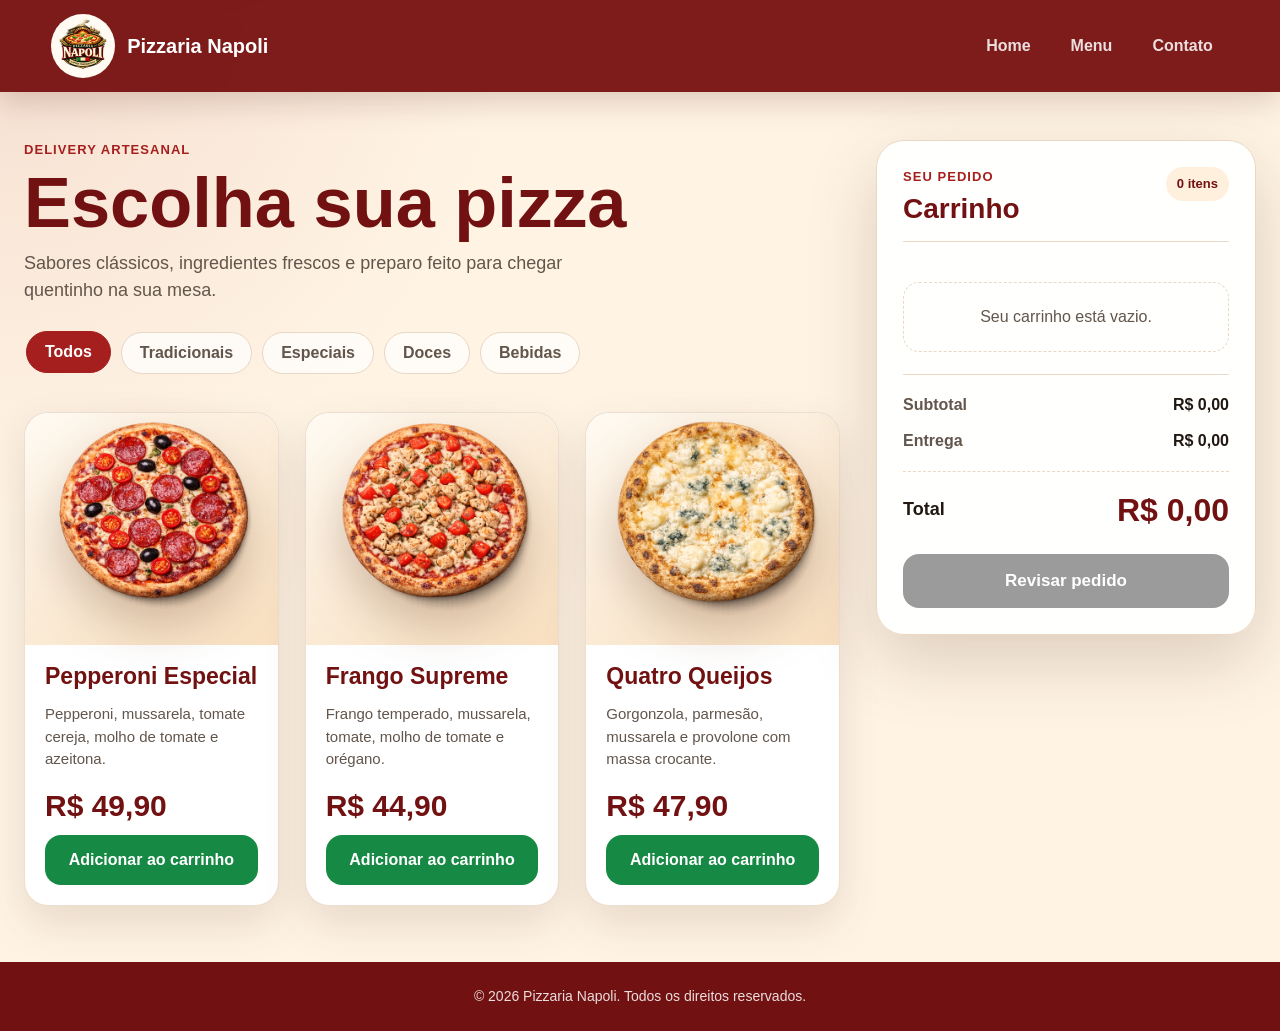
<file: index.html>
<!DOCTYPE html>
<html lang="pt-BR">

<head>
    <meta charset="UTF-8">
    <meta name="viewport" content="width=device-width, initial-scale=1.0">
    <title>Pizzaria Napoli</title>
    <link rel="stylesheet" href="styles.css">
    <script src="js/script.js" defer></script>
</head>

<body>
    <header class="cabecalho-principal">
        <a class="logo" href="index.html" aria-label="Página inicial da Pizzaria Napoli">
            <img src="images/logo.png" alt="Logo da Pizzaria Napoli" width="84" height="84">
            <span>Pizzaria Napoli</span>
        </a>

        <nav class="menu-navegacao" aria-label="Navegação principal">
            <ul>
                <li><a href="index.html">Home</a></li>
                <li><a href="index.html#menu">Menu</a></li>
                <li><a href="contato.html">Contato</a></li>
            </ul>
        </nav>

        <button class="menu-hamburger" type="button" aria-label="Abrir menu">
            <span>&#9776;</span>
        </button>
    </header>

    <main class="conteudo-principal">
        <section class="area-menu" id="menu" aria-labelledby="titulo-menu">
            <div class="cabecalho-menu">
                <p class="etiqueta">Delivery artesanal</p>
                <h1 id="titulo-menu">Escolha sua pizza</h1>
                <p>Sabores clássicos, ingredientes frescos e preparo feito para chegar quentinho na sua mesa.</p>
            </div>

            <div class="barra-categorias" aria-label="Filtrar produtos por categoria">
                <button class="botao-categoria ativo" type="button" data-categoria="todos">Todos</button>
                <button class="botao-categoria" type="button" data-categoria="tradicionais">Tradicionais</button>
                <button class="botao-categoria" type="button" data-categoria="especiais">Especiais</button>
                <button class="botao-categoria" type="button" data-categoria="doces">Doces</button>
                <button class="botao-categoria" type="button" data-categoria="bebidas">Bebidas</button>
            </div>

            <div class="grade-pizzas">
                <article class="card-pizza" data-categoria="especiais">
                    <div class="imagem-pizza">
                        <img src="images/pepperoni.png" alt="Pizza de Pepperoni Especial" width="180" height="180">
                    </div>
                    <div class="conteudo-card">
                        <h2>Pepperoni Especial</h2>
                        <p>Pepperoni, mussarela, tomate cereja, molho de tomate e azeitona.</p>
                        <div class="rodape-card">
                            <strong class="preco-pizza">R$ 49,90</strong>
                            <button class="botao-pedir" data-id="pepperoni" data-nome="Pepperoni Especial" data-preco="49.90">
                                Adicionar ao carrinho
                            </button>
                            <div class="controle-quantidade" data-id="pepperoni" hidden>
                                <button type="button" class="botao-quantidade" data-acao="diminuir" data-id="pepperoni" aria-label="Diminuir quantidade de Pepperoni Especial">-</button>
                                <span class="quantidade-card">1</span>
                                <button type="button" class="botao-quantidade" data-acao="aumentar" data-id="pepperoni" aria-label="Aumentar quantidade de Pepperoni Especial">+</button>
                            </div>
                        </div>
                    </div>
                </article>

                <article class="card-pizza" data-categoria="tradicionais">
                    <div class="imagem-pizza">
                        <img src="images/frango-supreme.png" alt="Pizza de Frango Supreme" width="180" height="180">
                    </div>
                    <div class="conteudo-card">
                        <h2>Frango Supreme</h2>
                        <p>Frango temperado, mussarela, tomate, molho de tomate e orégano.</p>
                        <div class="rodape-card">
                            <strong class="preco-pizza">R$ 44,90</strong>
                            <button class="botao-pedir" data-id="frango" data-nome="Frango Supreme" data-preco="44.90">
                                Adicionar ao carrinho
                            </button>
                            <div class="controle-quantidade" data-id="frango" hidden>
                                <button type="button" class="botao-quantidade" data-acao="diminuir" data-id="frango" aria-label="Diminuir quantidade de Frango Supreme">-</button>
                                <span class="quantidade-card">1</span>
                                <button type="button" class="botao-quantidade" data-acao="aumentar" data-id="frango" aria-label="Aumentar quantidade de Frango Supreme">+</button>
                            </div>
                        </div>
                    </div>
                </article>

                <article class="card-pizza" data-categoria="tradicionais">
                    <div class="imagem-pizza">
                        <img src="images/quatro-queijos.png" alt="Pizza de Quatro Queijos" width="180" height="180">
                    </div>
                    <div class="conteudo-card">
                        <h2>Quatro Queijos</h2>
                        <p>Gorgonzola, parmesão, mussarela e provolone com massa crocante.</p>
                        <div class="rodape-card">
                            <strong class="preco-pizza">R$ 47,90</strong>
                            <button class="botao-pedir" data-id="quatro-queijos" data-nome="Quatro Queijos" data-preco="47.90">
                                Adicionar ao carrinho
                            </button>
                            <div class="controle-quantidade" data-id="quatro-queijos" hidden>
                                <button type="button" class="botao-quantidade" data-acao="diminuir" data-id="quatro-queijos" aria-label="Diminuir quantidade de Quatro Queijos">-</button>
                                <span class="quantidade-card">1</span>
                                <button type="button" class="botao-quantidade" data-acao="aumentar" data-id="quatro-queijos" aria-label="Aumentar quantidade de Quatro Queijos">+</button>
                            </div>
                        </div>
                    </div>
                </article>
            </div>
            <p id="mensagem-filtro" class="mensagem-filtro" hidden>Nenhum item disponível nesta categoria ainda.</p>
        </section>

        <aside class="secao-carrinho" aria-labelledby="titulo-carrinho">
            <div class="cabecalho-carrinho">
                <div>
                    <p class="etiqueta">Seu pedido</p>
                    <h2 id="titulo-carrinho">Carrinho</h2>
                </div>
                <span id="contador-carrinho" class="contador-carrinho">0 itens</span>
            </div>

            <ul id="lista-carrinho" class="lista-carrinho"></ul>
            <p id="mensagem-carrinho" class="mensagem-carrinho">Seu carrinho está vazio.</p>

            <div class="resumo-carrinho">
                <div class="linha-resumo">
                    <span>Subtotal</span>
                    <strong id="subtotal-carrinho">R$ 0,00</strong>
                </div>
                <div class="linha-resumo">
                    <span>Entrega</span>
                    <strong id="taxa-entrega">R$ 0,00</strong>
                </div>
                <div class="linha-resumo linha-total">
                    <span>Total</span>
                    <strong id="total-carrinho">R$ 0,00</strong>
                </div>
            </div>

            <button id="botao-revisar" class="botao-finalizar" type="button">Revisar pedido</button>
        </aside>
    </main>

    <div id="modal-revisao" class="modal" aria-labelledby="titulo-revisao" aria-hidden="true">
        <form id="form-revisao" class="conteudo-modal">
            <div class="cabecalho-modal">
                <div>
                    <p class="etiqueta">Revise seu pedido</p>
                    <h2 id="titulo-revisao">Carrinho e entrega</h2>
                </div>
                <button class="botao-fechar" type="button" data-fechar-revisao aria-label="Fechar revisão">&times;</button>
            </div>

            <div class="grid-revisao">
                <section class="bloco-revisao" aria-labelledby="titulo-itens-revisao">
                    <h3 id="titulo-itens-revisao">Itens selecionados</h3>
                    <ul id="lista-revisao" class="lista-carrinho lista-revisao"></ul>
                    <p id="mensagem-revisao" class="mensagem-carrinho">Seu carrinho está vazio.</p>
                </section>

                <section class="bloco-revisao" aria-labelledby="titulo-entrega">
                    <h3 id="titulo-entrega">Entrega</h3>
                    <div class="campos-formulario">
                        <label>
                            Nome
                            <input id="cliente-nome" name="nome" type="text" autocomplete="name" required>
                        </label>
                        <label>
                            Telefone
                            <input id="cliente-telefone" name="telefone" type="tel" autocomplete="tel" required>
                        </label>
                        <label>
                            Endereço de entrega
                            <input id="cliente-endereco" name="endereco" type="text" autocomplete="street-address" required>
                        </label>
                        <label>
                            Complemento
                            <input id="cliente-complemento" name="complemento" type="text" autocomplete="address-line2">
                        </label>
                    </div>
                </section>

                <section class="bloco-revisao" aria-labelledby="titulo-pagamento">
                    <h3 id="titulo-pagamento">Forma de pagamento</h3>
                    <div class="opcoes-pagamento">
                        <label>
                            <input type="radio" name="pagamento" value="Pix" required>
                            Pix
                        </label>
                        <label>
                            <input type="radio" name="pagamento" value="Cartão de crédito">
                            Cartão de crédito
                        </label>
                        <label>
                            <input type="radio" name="pagamento" value="Cartão de débito">
                            Cartão de débito
                        </label>
                        <label>
                            <input type="radio" name="pagamento" value="Dinheiro">
                            Dinheiro
                        </label>
                    </div>
                </section>

                <section class="bloco-revisao resumo-modal" aria-labelledby="titulo-resumo-revisao">
                    <h3 id="titulo-resumo-revisao">Resumo</h3>
                    <div class="resumo-carrinho">
                        <div class="linha-resumo">
                            <span>Subtotal</span>
                            <strong id="subtotal-revisao">R$ 0,00</strong>
                        </div>
                        <div class="linha-resumo">
                            <span>Entrega</span>
                            <strong id="taxa-revisao">R$ 0,00</strong>
                        </div>
                        <div class="linha-resumo linha-total">
                            <span>Total</span>
                            <strong id="total-revisao">R$ 0,00</strong>
                        </div>
                    </div>
                    <button id="botao-finalizar" class="botao-finalizar" type="submit">Finalizar pedido</button>
                </section>
            </div>
        </form>
    </div>

    <div id="modal-confirmacao" class="modal modal-confirmacao" aria-labelledby="titulo-confirmacao" aria-hidden="true">
        <div class="conteudo-modal">
            <div class="cabecalho-modal">
                <div>
                    <p class="etiqueta">Confirme os dados</p>
                    <h2 id="titulo-confirmacao">Confirmar pedido</h2>
                </div>
                <button class="botao-fechar" type="button" data-fechar-confirmacao aria-label="Fechar confirmação">&times;</button>
            </div>

            <div id="resumo-confirmacao" class="resumo-confirmacao"></div>

            <div class="acoes-confirmacao">
                <button id="botao-voltar-revisao" class="botao-secundario" type="button">Voltar e editar</button>
                <button id="botao-confirmar-pedido" class="botao-finalizar" type="button">Confirmar pedido</button>
            </div>
        </div>
    </div>

    <footer class="rodape-principal">
        <p>&copy; 2026 Pizzaria Napoli. Todos os direitos reservados.</p>
    </footer>

</body>

</html>
</file>
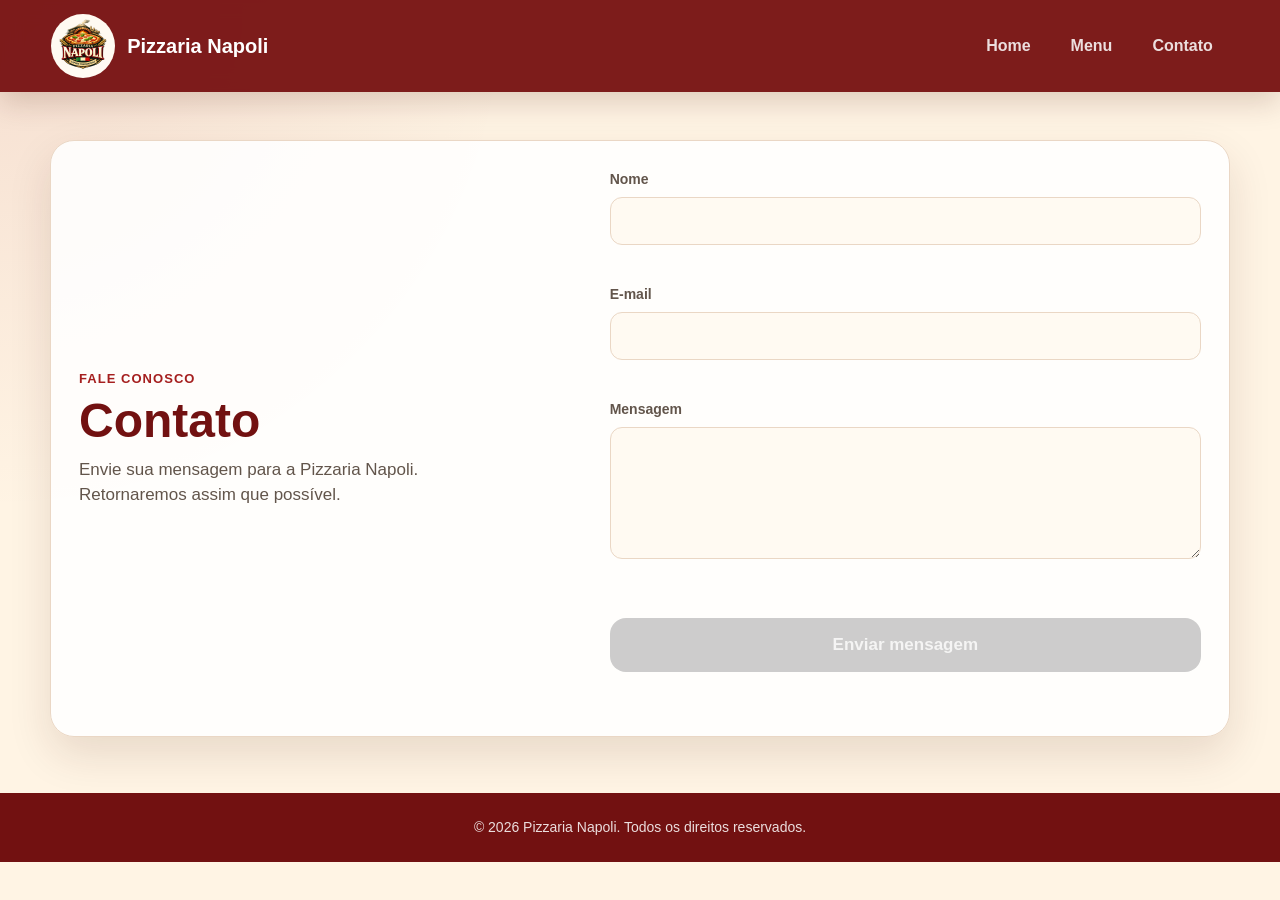
<file: contato.html>
<!DOCTYPE html>
<html lang="pt-BR">

<head>
    <meta charset="UTF-8">
    <meta name="viewport" content="width=device-width, initial-scale=1.0">
    <title>Contato | Pizzaria Napoli</title>
    <link rel="stylesheet" href="styles.css">
    <script src="js/script.js" defer></script>
</head>

<body>
    <header class="cabecalho-principal">
        <a class="logo" href="index.html" aria-label="Página inicial da Pizzaria Napoli">
            <img src="images/logo.png" alt="Logo da Pizzaria Napoli" width="84" height="84">
            <span>Pizzaria Napoli</span>
        </a>

        <nav class="menu-navegacao" aria-label="Navegação principal">
            <ul>
                <li><a href="index.html">Home</a></li>
                <li><a href="index.html#menu">Menu</a></li>
                <li><a href="contato.html">Contato</a></li>
            </ul>
        </nav>

        <button class="menu-hamburger" type="button" aria-label="Abrir menu">
            <span>&#9776;</span>
        </button>
    </header>

    <main>
        <section class="secao-contato" id="contato" aria-labelledby="titulo-contato">
            <div class="conteudo-contato">
                <div class="cabecalho-contato">
                    <p class="etiqueta">Fale conosco</p>
                    <h1 id="titulo-contato">Contato</h1>
                    <p>Envie sua mensagem para a Pizzaria Napoli. Retornaremos assim que possível.</p>
                </div>

                <form id="form-contato" class="form-contato" novalidate>
                    <label for="contato-nome">
                        Nome
                        <input id="contato-nome" name="nome" type="text" autocomplete="name" aria-describedby="erro-nome">
                        <small class="mensagem-erro" id="erro-nome"></small>
                    </label>

                    <label for="contato-email">
                        E-mail
                        <input id="contato-email" name="email" type="email" autocomplete="email" aria-describedby="erro-email">
                        <small class="mensagem-erro" id="erro-email"></small>
                    </label>

                    <label for="contato-mensagem">
                        Mensagem
                        <textarea id="contato-mensagem" name="mensagem" rows="5" aria-describedby="erro-mensagem"></textarea>
                        <small class="mensagem-erro" id="erro-mensagem"></small>
                    </label>

                    <button id="botao-enviar-contato" class="botao-finalizar botao-contato" type="submit" disabled>Enviar mensagem</button>
                    <p id="mensagem-sucesso" class="mensagem-sucesso"></p>
                </form>
            </div>
        </section>
    </main>

    <footer class="rodape-principal">
        <p>&copy; 2026 Pizzaria Napoli. Todos os direitos reservados.</p>
    </footer>
</body>

</html>
</file>
<file: styles.css>
:root {
    --vermelho: #a51f1f;
    --vermelho-escuro: #721111;
    --verde: #168a45;
    --verde-escuro: #0f6b34;
    --creme: #fff4e4;
    --creme-claro: #fffaf2;
    --branco: #ffffff;
    --texto: #211812;
    --texto-suave: #62554b;
    --borda: #ead7c5;
    --sombra: 0 18px 44px rgba(69, 28, 12, 0.12);
    --sombra-hover: 0 28px 62px rgba(69, 28, 12, 0.18);
}

* {
    margin: 0;
    padding: 0;
    box-sizing: border-box;
}

html {
    scroll-behavior: smooth;
}

body {
    min-height: 100vh;
    font-family: Arial, Helvetica, sans-serif;
    background:
        radial-gradient(circle at top left, rgba(159, 29, 29, 0.1), transparent 32rem),
        var(--creme);
    color: var(--texto);
    line-height: 1.5;
}

button,
a {
    font: inherit;
}

button {
    border: none;
}

[hidden] {
    display: none !important;
}

.cabecalho-principal {
    position: sticky;
    top: 0;
    z-index: 10;
    display: flex;
    align-items: center;
    justify-content: space-between;
    gap: 24px;
    padding: 14px clamp(18px, 4vw, 56px);
    background-color: rgba(120, 19, 19, 0.96);
    color: var(--branco);
    box-shadow: 0 10px 28px rgba(74, 21, 8, 0.18);
    backdrop-filter: blur(10px);
}

.logo {
    display: inline-flex;
    align-items: center;
    gap: 12px;
    color: var(--branco);
    text-decoration: none;
    font-size: 20px;
    font-weight: 800;
}

.logo img {
    width: 64px;
    height: 64px;
    object-fit: contain;
    border-radius: 50%;
    background-color: var(--creme-claro);
}

.menu-navegacao ul {
    display: flex;
    align-items: center;
    gap: 8px;
    list-style: none;
}

.menu-navegacao a {
    display: inline-flex;
    align-items: center;
    min-height: 40px;
    padding: 0 16px;
    border-radius: 999px;
    color: rgba(255, 255, 255, 0.86);
    text-decoration: none;
    font-weight: 700;
    transition: background-color 0.2s ease, color 0.2s ease, transform 0.2s ease;
}

.menu-navegacao a:hover,
.menu-navegacao a:focus-visible {
    background-color: rgba(255, 255, 255, 0.14);
    color: var(--branco);
    transform: translateY(-1px);
}

.menu-hamburger {
    display: none;
    width: 44px;
    height: 44px;
    border-radius: 50%;
    background-color: rgba(255, 255, 255, 0.12);
    color: var(--branco);
    cursor: pointer;
}

.conteudo-principal {
    display: grid;
    grid-template-columns: minmax(0, 1fr) 380px;
    align-items: start;
    gap: 36px;
    width: min(1440px, calc(100% - 48px));
    margin: 0 auto;
    padding: 48px 0 56px;
}

.cabecalho-menu {
    max-width: 760px;
    margin-bottom: 24px;
}

.etiqueta {
    margin-bottom: 8px;
    color: var(--vermelho);
    font-size: 13px;
    font-weight: 800;
    letter-spacing: 0.08em;
    text-transform: uppercase;
}

.cabecalho-menu h1 {
    margin-bottom: 14px;
    color: var(--vermelho-escuro);
    font-size: clamp(44px, 5.5vw, 72px);
    font-weight: 900;
    line-height: 0.98;
}

.cabecalho-menu p:last-child {
    max-width: 620px;
    color: var(--texto-suave);
    font-size: 18px;
}

.barra-categorias {
    display: flex;
    gap: 10px;
    margin-bottom: 30px;
    overflow-x: auto;
    padding: 4px 2px 8px;
}

.botao-categoria {
    flex: 0 0 auto;
    min-height: 42px;
    padding: 0 18px;
    border: 1px solid var(--borda);
    border-radius: 999px;
    background-color: rgba(255, 255, 255, 0.72);
    color: var(--texto-suave);
    cursor: pointer;
    font-weight: 800;
    transition: background-color 0.2s ease, border-color 0.2s ease, color 0.2s ease, transform 0.2s ease;
}

.botao-categoria:hover,
.botao-categoria:focus-visible,
.botao-categoria.ativo {
    border-color: var(--vermelho);
    background-color: var(--vermelho);
    color: var(--branco);
    transform: translateY(-1px);
}

.grade-pizzas {
    display: grid;
    grid-template-columns: repeat(3, minmax(0, 1fr));
    gap: 26px;
}

.mensagem-filtro {
    margin-top: 24px;
    padding: 24px;
    border: 1px dashed var(--borda);
    border-radius: 18px;
    background-color: rgba(255, 255, 255, 0.72);
    color: var(--texto-suave);
    text-align: center;
    font-weight: 700;
}

.card-pizza {
    display: flex;
    flex-direction: column;
    overflow: visible;
    min-height: 100%;
    background-color: var(--branco);
    border: 1px solid rgba(234, 220, 205, 0.9);
    border-radius: 24px;
    box-shadow: var(--sombra);
    transition: transform 0.22s ease, box-shadow 0.22s ease, border-color 0.22s ease;
}

.card-pizza:hover {
    border-color: rgba(165, 31, 31, 0.18);
    transform: translateY(-6px);
    box-shadow: var(--sombra-hover);
}

.imagem-pizza {
    display: grid;
    place-items: center;
    min-height: 232px;
    padding: 18px 20px 4px;
    border-radius: 24px 24px 0 0;
    background: linear-gradient(145deg, #fffaf2, #f8dfbf);
}

.imagem-pizza img {
    width: min(230px, 94%);
    height: auto;
    aspect-ratio: 1;
    object-fit: cover;
    border-radius: 50%;
    transform: translateY(-20px) scale(1.08);
    filter: drop-shadow(0 22px 22px rgba(89, 38, 13, 0.26));
    transition: transform 0.22s ease;
}

.card-pizza:hover .imagem-pizza img {
    transform: translateY(-24px) scale(1.12);
}

.conteudo-card {
    display: flex;
    flex: 1;
    flex-direction: column;
    gap: 12px;
    padding: 18px 20px 20px;
}

.conteudo-card h2 {
    color: var(--vermelho-escuro);
    font-size: 23px;
    font-weight: 900;
    line-height: 1.2;
}

.conteudo-card p {
    flex: 1;
    min-height: 66px;
    color: var(--texto-suave);
    font-size: 15px;
}

.rodape-card {
    display: grid;
    gap: 14px;
    margin-top: auto;
    padding-top: 8px;
}

.preco-pizza {
    color: var(--vermelho-escuro);
    font-size: 30px;
    font-weight: 900;
    line-height: 1;
}

.botao-pedir,
.botao-finalizar {
    min-height: 50px;
    border-radius: 16px;
    background-color: var(--verde);
    color: var(--branco);
    cursor: pointer;
    font-size: 16px;
    font-weight: 800;
    transition: background-color 0.2s ease, transform 0.2s ease, box-shadow 0.2s ease;
}

.botao-pedir {
    width: 100%;
    padding: 0 18px;
}

.botao-pedir:hover,
.botao-pedir:focus-visible,
.botao-finalizar:hover,
.botao-finalizar:focus-visible {
    background-color: var(--verde-escuro);
    transform: translateY(-1px);
    box-shadow: 0 12px 20px rgba(31, 143, 77, 0.24);
}

.botao-finalizar:disabled {
    background-color: #9b9b9b;
    cursor: not-allowed;
    transform: none;
    box-shadow: none;
}

.controle-quantidade {
    display: grid;
    grid-template-columns: 46px 1fr 46px;
    align-items: center;
    min-height: 50px;
    overflow: hidden;
    border: 1px solid rgba(22, 138, 69, 0.28);
    border-radius: 16px;
    background-color: #eefaf2;
}

.botao-quantidade {
    height: 100%;
    background-color: transparent;
    color: var(--verde-escuro);
    cursor: pointer;
    font-size: 22px;
    font-weight: 900;
    transition: background-color 0.2s ease;
}

.botao-quantidade:hover,
.botao-quantidade:focus-visible {
    background-color: rgba(22, 138, 69, 0.12);
}

.quantidade-card {
    color: var(--texto);
    text-align: center;
    font-size: 18px;
    font-weight: 900;
}

.secao-carrinho {
    position: sticky;
    top: 112px;
    padding: 26px;
    background: rgba(255, 255, 255, 0.94);
    border: 1px solid var(--borda);
    border-radius: 28px;
    box-shadow: 0 26px 70px rgba(69, 28, 12, 0.18);
    backdrop-filter: blur(14px);
}

.cabecalho-carrinho {
    display: flex;
    align-items: flex-start;
    justify-content: space-between;
    gap: 16px;
    padding-bottom: 18px;
    border-bottom: 1px solid var(--borda);
}

.cabecalho-carrinho h2 {
    color: var(--vermelho-escuro);
    font-size: 28px;
    line-height: 1;
}

.contador-carrinho {
    flex: 0 0 auto;
    padding: 7px 11px;
    border-radius: 999px;
    background-color: #fff0de;
    color: var(--vermelho-escuro);
    font-size: 13px;
    font-weight: 800;
}

.lista-carrinho {
    display: grid;
    gap: 12px;
    max-height: 360px;
    margin: 18px 0;
    overflow: auto;
    list-style: none;
}

.item-carrinho {
    display: grid;
    grid-template-columns: minmax(0, 1fr) auto;
    align-items: center;
    gap: 12px;
    padding: 14px;
    border: 1px solid #f0e3d6;
    border-radius: 14px;
    background-color: var(--creme-claro);
}

.info-item-carrinho {
    display: grid;
    gap: 3px;
    min-width: 0;
}

.info-item-carrinho span {
    overflow-wrap: anywhere;
    color: var(--texto);
    font-weight: 800;
}

.info-item-carrinho small {
    color: var(--texto-suave);
    font-weight: 700;
}

.info-item-carrinho strong {
    color: var(--vermelho);
    font-size: 15px;
}

.acoes-item-carrinho {
    display: grid;
    grid-template-columns: 36px 34px 36px;
    gap: 8px;
    align-items: center;
    justify-items: center;
}

.acoes-item-carrinho span {
    font-weight: 900;
}

.botao-quantidade-carrinho {
    width: 36px;
    height: 36px;
    border: 1px solid rgba(22, 138, 69, 0.28);
    border-radius: 50%;
    background-color: #eefaf2;
    color: var(--verde-escuro);
    cursor: pointer;
    font-size: 20px;
    font-weight: 900;
    line-height: 1;
    transition: background-color 0.2s ease, transform 0.2s ease;
}

.botao-quantidade-carrinho:hover,
.botao-quantidade-carrinho:focus-visible {
    background-color: rgba(22, 138, 69, 0.15);
    transform: translateY(-1px);
}

.botao-remover {
    grid-column: 1 / -1;
    width: 100%;
    min-height: 36px;
    padding: 0 12px;
    border-radius: 999px;
    background-color: #f7dedb;
    color: var(--vermelho-escuro);
    cursor: pointer;
    font-size: 13px;
    font-weight: 800;
    transition: background-color 0.2s ease, color 0.2s ease;
}

.botao-remover:hover,
.botao-remover:focus-visible {
    background-color: var(--vermelho);
    color: var(--branco);
}

.mensagem-carrinho {
    margin: 22px 0;
    padding: 22px;
    border: 1px dashed var(--borda);
    border-radius: 16px;
    color: var(--texto-suave);
    text-align: center;
}

.resumo-carrinho {
    display: grid;
    gap: 12px;
    margin-top: 18px;
    padding-top: 18px;
    border-top: 1px solid var(--borda);
    color: var(--texto-suave);
    font-weight: 700;
}

.linha-resumo {
    display: flex;
    align-items: center;
    justify-content: space-between;
    gap: 18px;
}

.linha-resumo strong {
    color: var(--texto);
    font-size: 16px;
}

.linha-total {
    margin-top: 6px;
    padding-top: 14px;
    border-top: 1px dashed var(--borda);
}

.linha-total span {
    color: var(--texto);
    font-size: 18px;
}

.linha-total strong {
    color: var(--vermelho-escuro);
    font-size: 32px;
    font-weight: 900;
}

.botao-finalizar {
    width: 100%;
    min-height: 54px;
    margin-top: 20px;
    font-size: 17px;
}

.modal {
    position: fixed;
    inset: 0;
    z-index: 1000;
    display: none;
    align-items: center;
    justify-content: center;
    padding: 14px;
    overflow: auto;
    background-color: rgba(33, 24, 18, 0.48);
}

.modal.aberto {
    display: flex;
}

.conteudo-modal {
    width: min(1080px, calc(100% - 28px));
    max-height: min(860px, calc(100vh - 28px));
    display: grid;
    gap: 22px;
    padding: clamp(18px, 3vw, 30px);
    overflow: auto;
    border: 1px solid var(--borda);
    border-radius: 24px;
    background-color: var(--creme-claro);
    color: var(--texto);
    box-shadow: 0 30px 90px rgba(33, 24, 18, 0.32);
}

.cabecalho-modal {
    display: flex;
    align-items: flex-start;
    justify-content: space-between;
    gap: 18px;
    padding-bottom: 18px;
    border-bottom: 1px solid var(--borda);
}

.cabecalho-modal h2 {
    color: var(--vermelho-escuro);
    font-size: clamp(28px, 4vw, 42px);
    line-height: 1;
}

.botao-fechar {
    flex: 0 0 auto;
    width: 42px;
    height: 42px;
    border-radius: 50%;
    background-color: #f7dedb;
    color: var(--vermelho-escuro);
    cursor: pointer;
    font-size: 28px;
    font-weight: 800;
    line-height: 1;
}

.grid-revisao {
    display: grid;
    grid-template-columns: minmax(0, 1.1fr) minmax(280px, 0.9fr);
    gap: 18px;
}

.bloco-revisao {
    display: grid;
    gap: 14px;
    align-content: start;
    padding: 18px;
    border: 1px solid var(--borda);
    border-radius: 18px;
    background-color: var(--branco);
}

.bloco-revisao h3,
.resumo-confirmacao h3 {
    color: var(--vermelho-escuro);
    font-size: 20px;
    line-height: 1.2;
}

.lista-revisao {
    max-height: 320px;
    margin: 0;
}

.campos-formulario {
    display: grid;
    gap: 12px;
}

.campos-formulario label {
    display: grid;
    gap: 6px;
    color: var(--texto-suave);
    font-size: 14px;
    font-weight: 800;
}

.campos-formulario input {
    width: 100%;
    min-height: 46px;
    padding: 0 13px;
    border: 1px solid var(--borda);
    border-radius: 12px;
    background-color: var(--creme-claro);
    color: var(--texto);
    font: inherit;
}

.campos-formulario input:focus {
    outline: 3px solid rgba(22, 138, 69, 0.16);
    border-color: var(--verde);
}

.opcoes-pagamento {
    display: grid;
    gap: 10px;
}

.opcoes-pagamento label {
    display: flex;
    align-items: center;
    gap: 10px;
    min-height: 44px;
    padding: 0 12px;
    border: 1px solid var(--borda);
    border-radius: 12px;
    background-color: var(--creme-claro);
    cursor: pointer;
    font-weight: 800;
}

.opcoes-pagamento input {
    width: 18px;
    height: 18px;
    accent-color: var(--verde);
}

.resumo-modal {
    position: sticky;
    bottom: 0;
}

.modal-confirmacao .conteudo-modal {
    width: min(720px, calc(100% - 28px));
}

.resumo-confirmacao {
    display: grid;
    gap: 16px;
}

.resumo-confirmacao section {
    display: grid;
    gap: 8px;
    padding: 16px;
    border: 1px solid var(--borda);
    border-radius: 16px;
    background-color: var(--branco);
}

.resumo-confirmacao p {
    color: var(--texto-suave);
    overflow-wrap: anywhere;
}

.resumo-confirmacao p strong {
    color: var(--texto);
}

.lista-confirmacao {
    display: grid;
    gap: 8px;
    list-style: none;
}

.lista-confirmacao li {
    display: flex;
    align-items: center;
    justify-content: space-between;
    gap: 16px;
    color: var(--texto-suave);
    font-weight: 800;
}

.lista-confirmacao strong {
    flex: 0 0 auto;
    color: var(--vermelho);
}

.acoes-confirmacao {
    display: flex;
    justify-content: flex-end;
    gap: 12px;
}

.acoes-confirmacao .botao-finalizar,
.botao-secundario {
    width: auto;
    min-width: 180px;
    margin-top: 0;
}

.botao-secundario {
    min-height: 54px;
    padding: 0 18px;
    border: 1px solid var(--borda);
    border-radius: 16px;
    background-color: var(--branco);
    color: var(--vermelho-escuro);
    cursor: pointer;
    font-weight: 800;
}

.secao-contato {
    padding: 48px 0 56px;
}

.conteudo-contato {
    display: grid;
    grid-template-columns: minmax(0, 0.85fr) minmax(320px, 1fr);
    gap: 28px;
    width: min(1180px, calc(100% - 48px));
    margin: 0 auto;
    padding: 28px;
    border: 1px solid var(--borda);
    border-radius: 24px;
    background-color: rgba(255, 255, 255, 0.88);
    box-shadow: var(--sombra);
}

.cabecalho-contato {
    align-self: center;
}

.cabecalho-contato h1,
.cabecalho-contato h2 {
    margin-bottom: 12px;
    color: var(--vermelho-escuro);
    font-size: clamp(32px, 4vw, 48px);
    font-weight: 900;
    line-height: 1;
}

.cabecalho-contato p:last-child {
    max-width: 420px;
    color: var(--texto-suave);
    font-size: 17px;
}

.form-contato {
    display: grid;
    gap: 14px;
}

.form-contato label {
    display: grid;
    gap: 7px;
    color: var(--texto-suave);
    font-size: 14px;
    font-weight: 800;
}

.form-contato input,
.form-contato textarea {
    width: 100%;
    min-height: 48px;
    padding: 12px 14px;
    border: 1px solid var(--borda);
    border-radius: 12px;
    background-color: var(--creme-claro);
    color: var(--texto);
    font: inherit;
    transition: border-color 0.2s ease, box-shadow 0.2s ease;
}

.form-contato textarea {
    min-height: 132px;
    resize: vertical;
}

.form-contato input:focus,
.form-contato textarea:focus {
    outline: none;
    border-color: var(--verde);
    box-shadow: 0 0 0 3px rgba(22, 138, 69, 0.16);
}

.form-contato input.campo-invalido,
.form-contato textarea.campo-invalido {
    border-color: var(--vermelho);
    box-shadow: 0 0 0 3px rgba(165, 31, 31, 0.12);
}

.botao-contato:disabled {
    background-color: #b8b8b8;
    color: #f1f1f1;
    cursor: not-allowed;
    opacity: 0.7;
    box-shadow: none;
    transform: none;
}

.mensagem-erro {
    min-height: 18px;
    color: var(--vermelho);
    font-size: 13px;
    font-weight: 800;
}

.mensagem-sucesso {
    min-height: 22px;
    color: var(--verde-escuro);
    font-weight: 900;
}

.rodape-principal {
    padding: 24px;
    background-color: var(--vermelho-escuro);
    color: rgba(255, 255, 255, 0.86);
    text-align: center;
    font-size: 14px;
}

@media (max-width: 1180px) {
    .grade-pizzas {
        grid-template-columns: repeat(2, minmax(0, 1fr));
    }
}

@media (max-width: 900px) {
    .conteudo-principal {
        grid-template-columns: 1fr;
        padding-top: 30px;
    }

    .secao-carrinho {
        position: static;
    }

    .conteudo-contato {
        grid-template-columns: 1fr;
    }
}

@media (max-width: 680px) {
    .cabecalho-principal {
        padding: 12px 16px;
    }

    .logo span {
        display: none;
    }

    .menu-navegacao {
        display: none;
    }

    .menu-hamburger {
        display: inline-grid;
        place-items: center;
    }

    .conteudo-principal {
        width: min(100% - 24px, 1180px);
        gap: 24px;
    }

    .cabecalho-menu h1 {
        font-size: 36px;
    }

    .cabecalho-menu p:last-child {
        font-size: 16px;
    }

    .grade-pizzas {
        grid-template-columns: 1fr;
    }

    .rodape-card {
        align-items: stretch;
        flex-direction: column;
    }

    .botao-pedir {
        width: 100%;
    }

    .item-carrinho {
        grid-template-columns: 1fr;
    }

    .acoes-item-carrinho {
        width: 100%;
        grid-template-columns: 44px 1fr 44px;
    }

    .botao-remover {
        width: 100%;
    }

    .grid-revisao {
        grid-template-columns: 1fr;
    }

    .acoes-confirmacao {
        display: grid;
    }

    .acoes-confirmacao .botao-finalizar,
    .botao-secundario {
        width: 100%;
    }

    .conteudo-contato {
        width: min(100% - 24px, 1180px);
        padding: 20px;
    }
}
</file>
